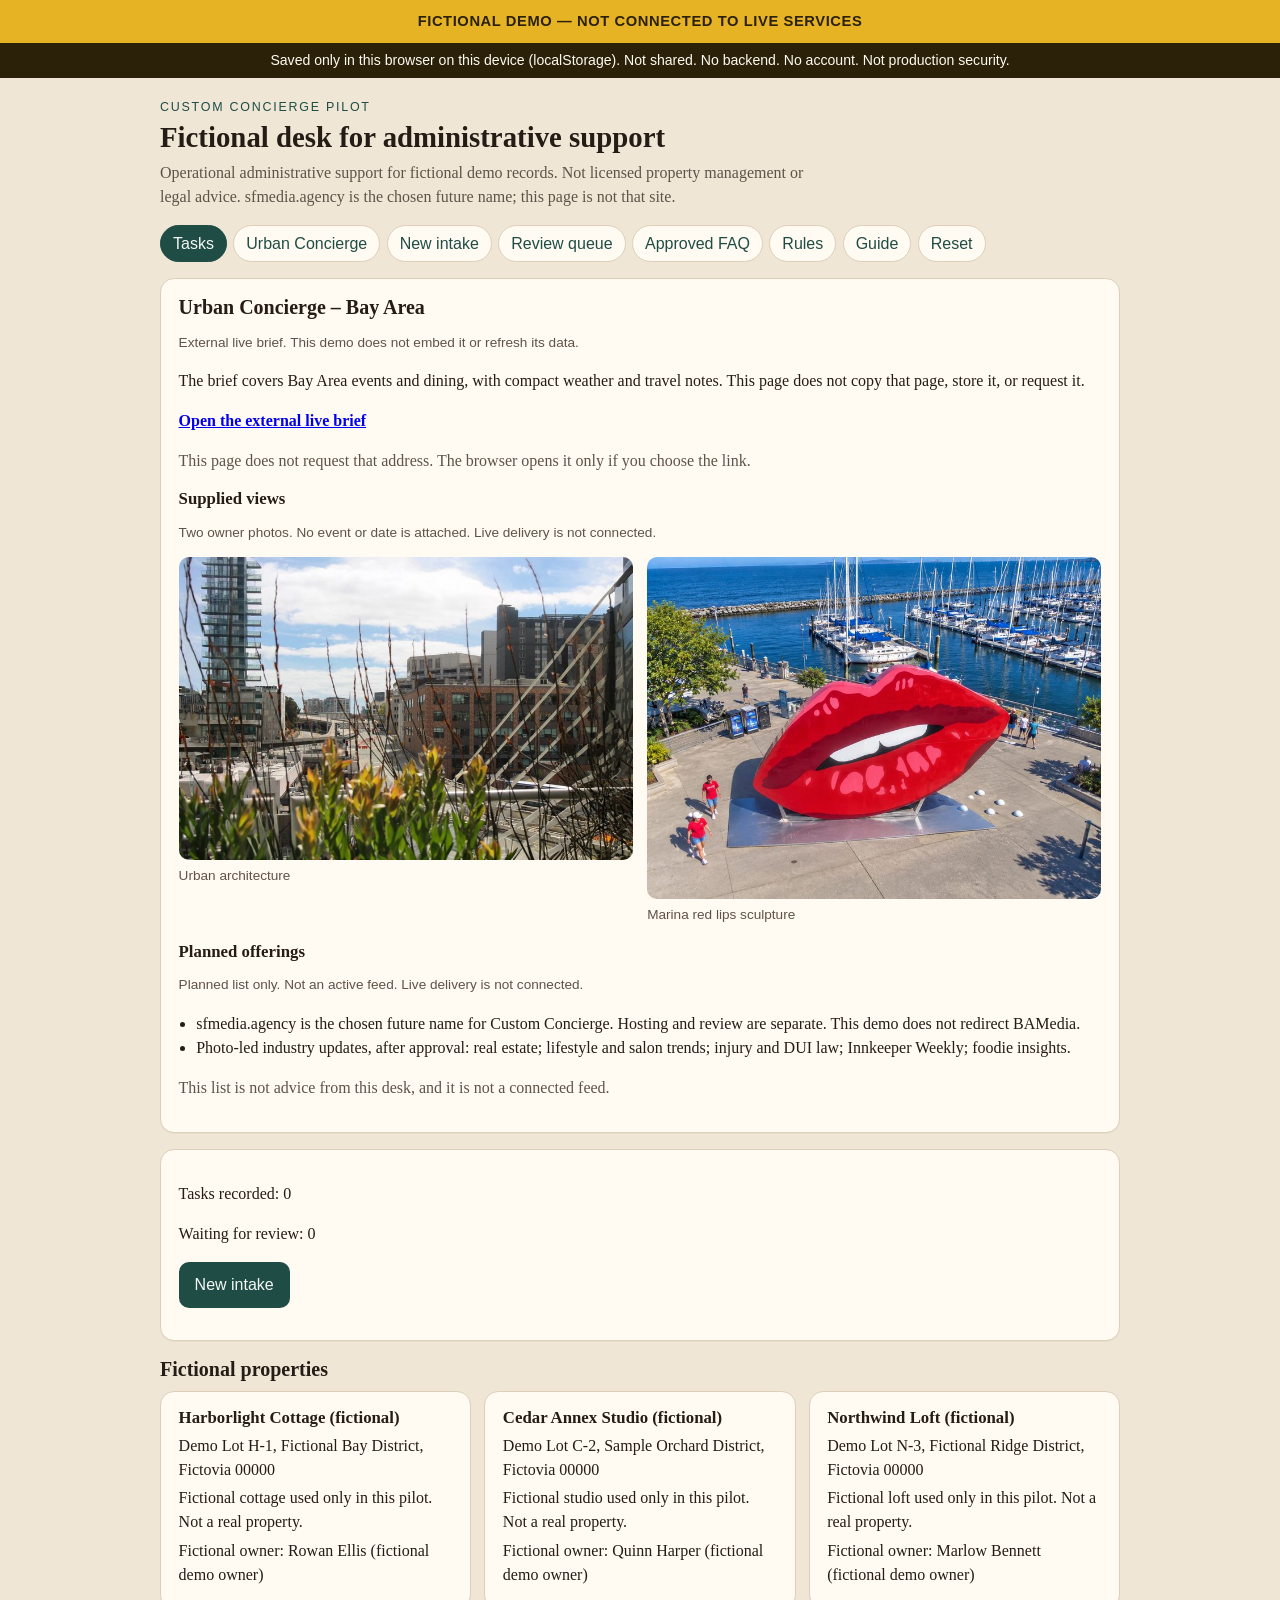
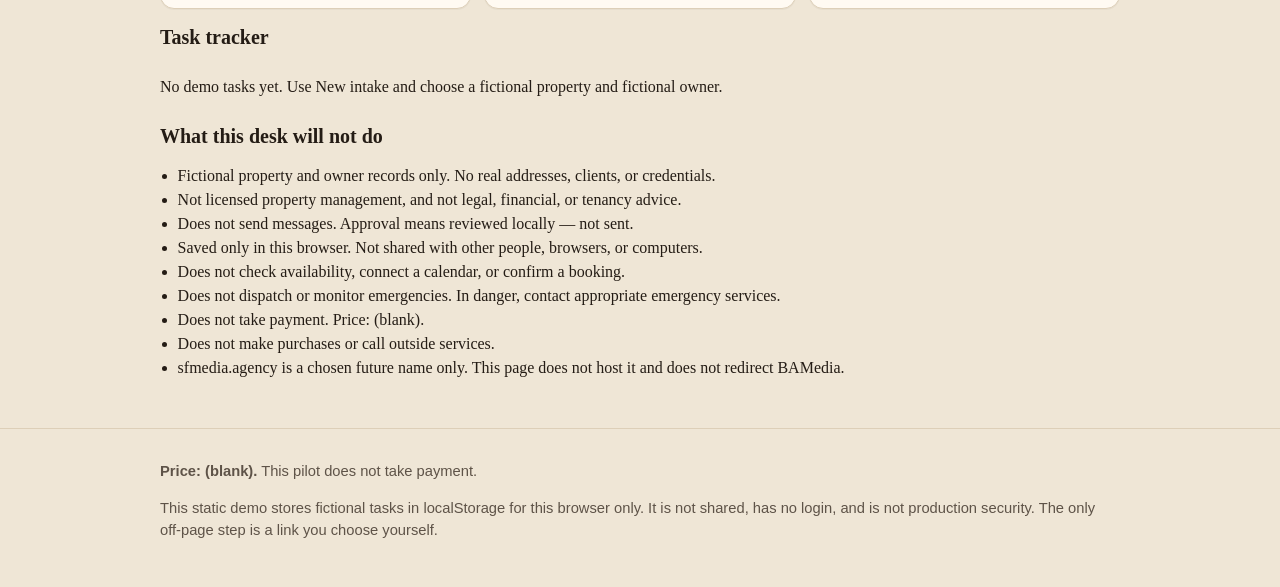
<file: index.html>
<!DOCTYPE html>
<html lang="en">
<head>
<meta charset="utf-8">
<meta name="viewport" content="width=device-width, initial-scale=1">
<title>Custom Concierge Pilot</title>
<link rel="stylesheet" href="styles.css">
</head>
<body>
<p class="banner">FICTIONAL DEMO — NOT CONNECTED TO LIVE SERVICES</p>
<p class="storage-note">Saved only in this browser on this device (localStorage). Not shared. No backend. No account. Not production security.</p>
<header class="site-header">
<div class="wrap">
<p class="eyebrow">Custom Concierge Pilot</p>
<h1>Fictional desk for administrative support</h1>
<p class="lede">Operational administrative support for fictional demo records. Not licensed property management or legal advice. sfmedia.agency is the chosen future name; this page is not that site.</p>
<nav class="nav" id="nav">
<a href="#tasks">Tasks</a>
<a href="#urban">Urban Concierge</a>
<a href="#intake">New intake</a>
<a href="#review">Review queue</a>
<a href="#faq">Approved FAQ</a>
<a href="#rules">Rules</a>
<a href="#guide">Guide</a>
<a href="#reset">Reset</a>
</nav>
</div>
</header>
<main id="main" class="wrap"></main>
<footer class="site-footer">
<div class="wrap">
<p class="price-line"><strong>Price: (blank).</strong> This pilot does not take payment.</p>
<p>This static demo stores fictional tasks in localStorage for this browser only. It is not shared, has no login, and is not production security. The only off-page step is a link you choose yourself.</p>
</div>
</footer>
<script src="app.js"></script>
</body>
</html>
</file>
<file: styles.css>
:root {
  --ink: #241c15;
  --muted: #5e5348;
  --paper: #efe6d6;
  --card: #fffaf2;
  --line: #ddcfb8;
  --accent: #1f4d45;
  --accent-ink: #f4f7f5;
  --banner: #2a2108;
  --banner-bg: #e6b325;
  --danger: #7a1f1f;
  --danger-bg: #fde8e4;
  --ok-bg: #e7f3ee;
  --warn-bg: #fff4d6;
  --shadow: 0 1px 0 rgba(36, 28, 21, 0.04);
  color-scheme: light;
}

* { box-sizing: border-box; }

body {
  margin: 0;
  color: var(--ink);
  background:
    radial-gradient(1200px 400px at 10% -10%, rgba(31, 77, 69, 0.08), transparent 50%),
    var(--paper);
  font-family: Georgia, "Iowan Old Style", "Palatino Linotype", Palatino, serif;
  line-height: 1.5;
}

.banner {
  position: sticky;
  top: 0;
  z-index: 5;
  margin: 0;
  padding: 0.65rem 1rem;
  background: var(--banner-bg);
  color: var(--banner);
  text-align: center;
  font-family: "Segoe UI", "Helvetica Neue", Helvetica, Arial, sans-serif;
  font-weight: 700;
  letter-spacing: 0.04em;
  font-size: 0.92rem;
}

.wrap { width: min(960px, calc(100% - 2rem)); margin: 0 auto; }

.site-header { padding: 1.25rem 0 0.5rem; }

.eyebrow {
  margin: 0;
  font-family: "Segoe UI", "Helvetica Neue", Helvetica, Arial, sans-serif;
  text-transform: uppercase;
  letter-spacing: 0.14em;
  font-size: 0.78rem;
  color: var(--accent);
}

h1, h2, h3 { line-height: 1.2; font-weight: 650; }
h1 { margin: 0.2rem 0 0.4rem; font-size: 1.8rem; }
h2 { margin: 0 0 0.6rem; font-size: 1.25rem; }
h3 { margin: 0 0 0.35rem; font-size: 1.05rem; }

.lede { margin-top: 0; max-width: 42rem; color: var(--muted); }

.nav {
  display: flex;
  flex-wrap: wrap;
  gap: 0.4rem;
  margin: 1rem 0 0.5rem;
  font-family: "Segoe UI", "Helvetica Neue", Helvetica, Arial, sans-serif;
}

.nav a, .button, button, select, input, textarea {
  font-family: "Segoe UI", "Helvetica Neue", Helvetica, Arial, sans-serif;
}

.nav a {
  color: var(--accent);
  text-decoration: none;
  border: 1px solid var(--line);
  background: var(--card);
  border-radius: 999px;
  padding: 0.35rem 0.75rem;
}

.nav a[aria-current="page"] {
  background: var(--accent);
  color: var(--accent-ink);
  border-color: var(--accent);
}

main { padding-bottom: 2rem; }

.external-brief { font-weight: 700; }
.panel, .property, .faq {
  background: var(--card);
  border: 1px solid var(--line);
  border-radius: 14px;
  padding: 1rem 1.1rem;
  box-shadow: var(--shadow);
  margin: 0 0 1rem;
}

.cards { display: grid; grid-template-columns: repeat(3, 1fr); gap: 0.8rem; }
.property p, .faq p { margin: 0.3rem 0; }

.stack { display: flex; flex-direction: column; gap: 0.35rem; }
label, legend { font-family: "Segoe UI", "Helvetica Neue", Helvetica, Arial, sans-serif; font-size: 0.92rem; }
fieldset {
  border: 1px solid var(--line);
  border-radius: 12px;
  margin: 0.4rem 0;
  padding: 0.8rem;
}
input, select, textarea {
  width: 100%;
  padding: 0.55rem 0.65rem;
  border: 1px solid #c9b89a;
  border-radius: 8px;
  background: white;
  color: var(--ink);
  font-size: 1rem;
}
textarea { resize: vertical; }
button, .button {
  appearance: none;
  border: 0;
  background: var(--accent);
  color: var(--accent-ink);
  border-radius: 10px;
  padding: 0.7rem 1rem;
  min-height: 44px;
  text-decoration: none;
  display: inline-flex;
  align-items: center;
  justify-content: center;
  width: fit-content;
  cursor: pointer;
  font-size: 1rem;
}
button.danger { background: var(--danger); }
button:disabled { opacity: 0.45; cursor: not-allowed; }

.hint, .meta, .quiet, .lede, footer { color: var(--muted); }
.meta { font-family: "Segoe UI", "Helvetica Neue", Helvetica, Arial, sans-serif; font-size: 0.85rem; }
.kicker {
  margin: 0;
  font-family: "Segoe UI", "Helvetica Neue", Helvetica, Arial, sans-serif;
  letter-spacing: 0.08em;
  text-transform: uppercase;
  color: var(--accent);
  font-size: 0.78rem;
}
.status-line { font-size: 1.15rem; }

.task-list { list-style: none; padding: 0; margin: 0; }
.task-list li {
  display: flex;
  flex-direction: column;
  gap: 0.15rem;
  padding: 0.75rem 0;
  border-bottom: 1px solid var(--line);
}
.task-list a { color: var(--ink); }

.draft, .intake {
  white-space: pre-wrap;
  overflow-wrap: anywhere;
  background: #f7f1e6;
  border-radius: 10px;
  padding: 0.8rem;
  margin: 0.4rem 0 0;
}

.flag {
  border-radius: 10px;
  padding: 0.75rem 0.9rem;
  font-family: "Segoe UI", "Helvetica Neue", Helvetica, Arial, sans-serif;
}
.flag-emergency { background: var(--danger-bg); color: var(--danger); }
.flag-legal, .flag-tenancy, .flag-financial, .flag-scope { background: var(--warn-bg); color: #4a3410; }
.review-result { background: var(--ok-bg); }
.errors {
  background: var(--danger-bg);
  color: var(--danger);
  border-radius: 10px;
  padding: 0.6rem 0.9rem;
}
.rule-order, .rules { list-style: none; padding-left: 0; }
.rule-order li, .rules li { margin: 0.35rem 0; }
.rule-order .matched { font-weight: 700; color: var(--accent); }
.history { padding-left: 1.1rem; }
.empty { padding: 0.6rem 0; }

.site-footer {
  border-top: 1px solid var(--line);
  padding: 1rem 0 2rem;
  font-family: "Segoe UI", "Helvetica Neue", Helvetica, Arial, sans-serif;
  font-size: 0.92rem;
}
.blank { font-weight: 700; color: var(--ink); }
.footer-limits, .plain { padding-left: 1.1rem; }

:focus-visible { outline: 3px solid var(--accent); outline-offset: 2px; }

.urban-photos {
  display: grid;
  grid-template-columns: 1fr 1fr;
  gap: 0.9rem;
  margin: 0.35rem 0 1rem;
}
.urban-photo { margin: 0; }
.urban-photo img {
  width: 100%;
  height: auto;
  display: block;
  border-radius: 10px;
  background: #efe6d6;
}
.urban-photo figcaption {
  margin: 0.4rem 0 0;
  font-family: "Segoe UI", "Helvetica Neue", Helvetica, Arial, sans-serif;
  font-size: 0.85rem;
  color: var(--muted);
}

@media (max-width: 800px) {
  .cards { grid-template-columns: 1fr; }
  .urban-photos { grid-template-columns: 1fr; }
  h1 { font-size: 1.45rem; }
  .nav a { flex: 1 1 auto; text-align: center; }
}

#urban { scroll-margin-top: 4.5rem; }
.storage-note {
  margin: 0;
  padding: 0.45rem 1rem;
  background: #2a2108;
  color: #fffaf2;
  text-align: center;
  font-family: "Segoe UI", "Helvetica Neue", Helvetica, Arial, sans-serif;
  font-size: 0.88rem;
}
</file>
